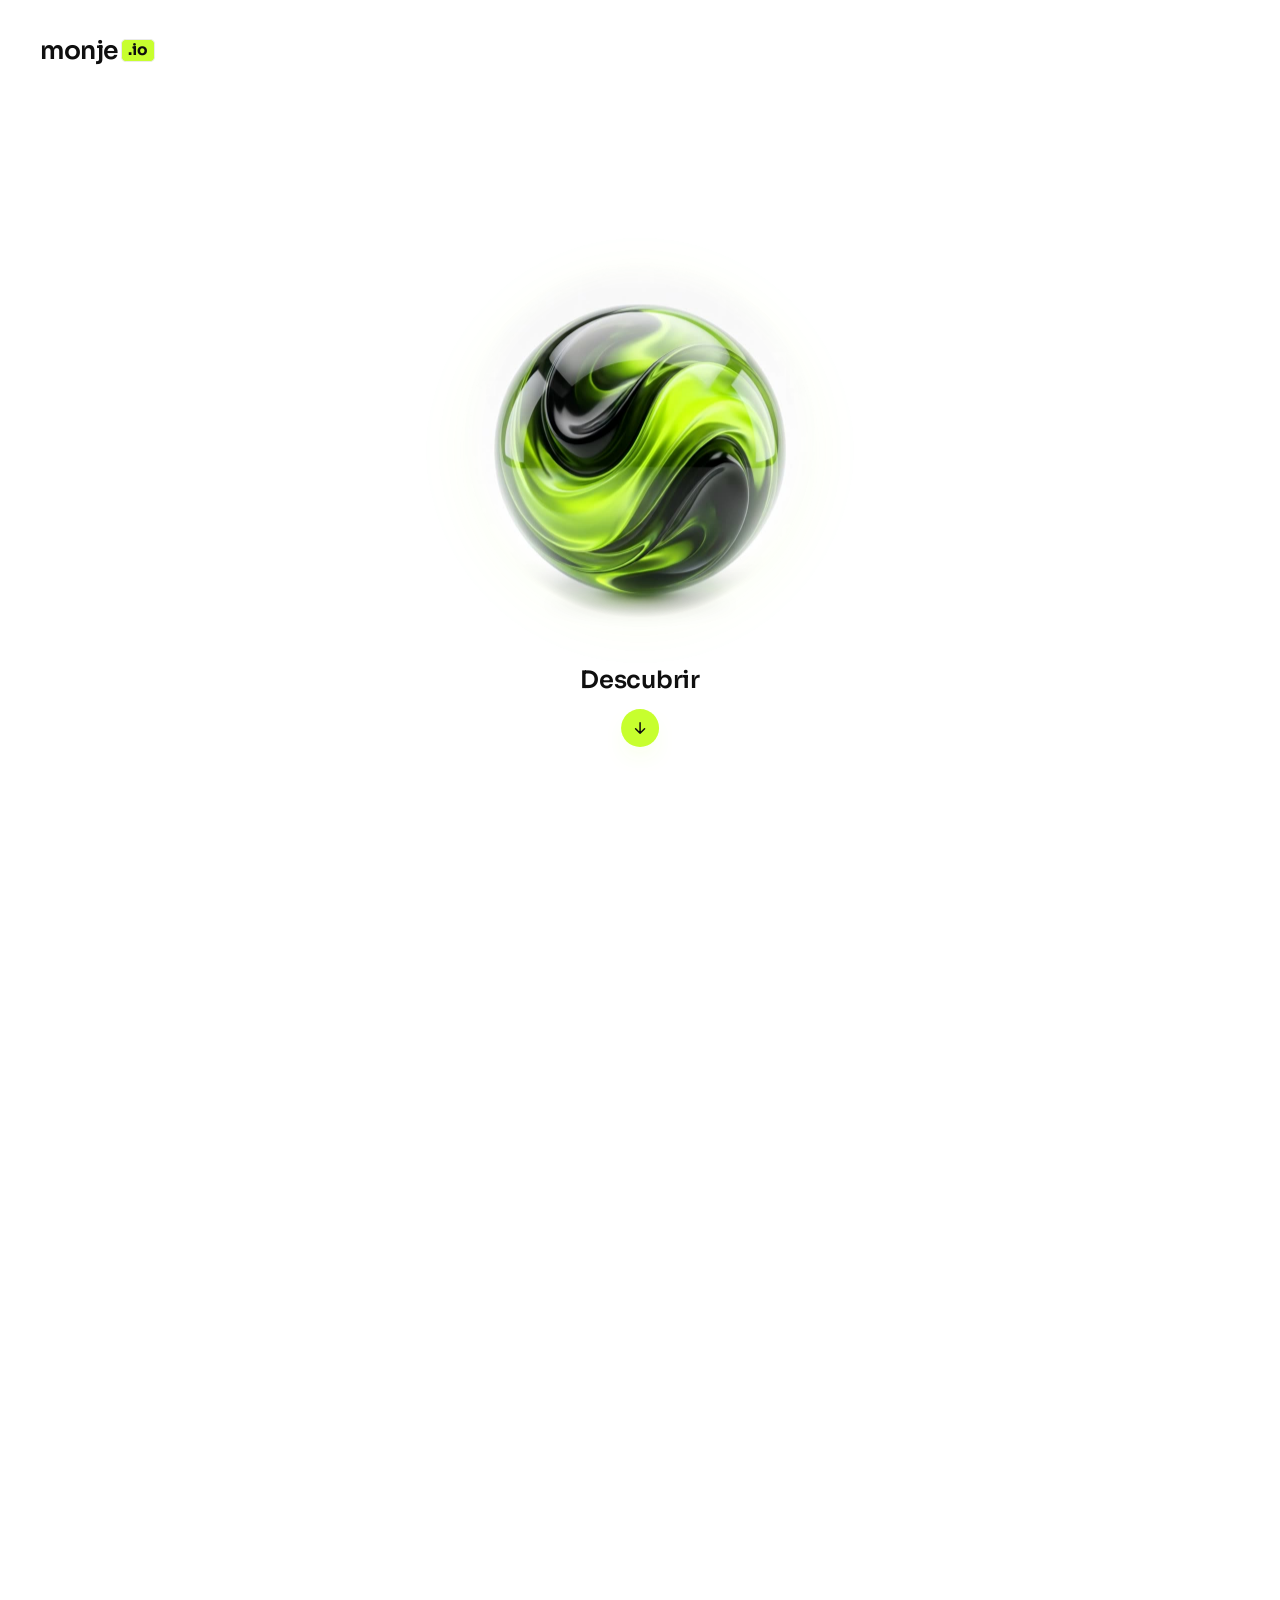
<file: index.html>
<!DOCTYPE html>
<html lang="es">
<head>
<meta charset="utf-8">
<meta name="viewport" content="width=device-width, initial-scale=1">
<title>Monje.io · Marketing · IA · Optimización de empresas</title>
<meta name="description" content="Atraer, convertir, automatizar y escalar tu negocio con marketing e IA.">
<!-- Open Graph / WhatsApp -->
<meta property="og:title" content="Monje.io · Marketing · IA · Optimización de empresas" />
<meta property="og:description" content="Atraer, convertir, automatizar y escalar tu negocio con marketing e IA." />
<meta property="og:image" content="https://monje.io/og-whatsapp.png" />
<meta property="og:image:width" content="1200" />
<meta property="og:image:height" content="630" />
<meta property="og:url" content="https://monje.io" />
<meta property="og:type" content="website" />
<meta name="twitter:card" content="summary_large_image" />
<link rel="icon" href="/favicon.ico" sizes="any">
<link rel="icon" type="image/png" sizes="32x32" href="/assets/favicon/icon-32.png">
<link rel="icon" type="image/png" sizes="16x16" href="/assets/favicon/icon-16.png">
<link rel="apple-touch-icon" sizes="180x180" href="/assets/favicon/icon-180.png">
<link rel="preconnect" href="https://fonts.googleapis.com">
<link rel="preconnect" href="https://fonts.gstatic.com" crossorigin>
<link href="https://fonts.googleapis.com/css2?family=Sora:wght@400;500;600;700;800&display=swap" rel="stylesheet">
<link rel="stylesheet" href="assets/css/styles.css?v=17">
</head>
<body>
  <nav>
    <span class="logo">monje<span class="pill">.io</span></span>
    <div class="nav-right ph" data-ph="nav">
      <a class="btn-contacta" href="https://wa.me/34619814199?text=Hola%20Monje%2C%20quiero%20contactar%20contigo." target="_blank" rel="noopener">Contacta</a>
    </div>
  </nav>
  <section id="hero">
    <div class="pin">
      <div class="hero-inner">
      <div class="hero-top">
      <div class="orb-wrap"><span class="orb-glow"></span><img id="mjOrb" src="assets/orb-seq/f-01.jpg" alt="Monje" decoding="async"></div>
      <p class="eyebrow ph eb-full" data-ph="eyebrow">Especialistas en Marketing · IA · Optimización de empresas</p>
      <p class="eyebrow ph eb-short" data-ph="eyebrow"><span>Marketing</span><i class="eb-dot"></i><span>IA</span><i class="eb-dot"></i><span>Optimización de empresas</span></p>
      <h1 class="ph" data-ph="title">¿Qué necesita mejorar tu empresa?</h1>
      </div>
      <div class="stage ph" data-ph="stage">
        <div id="chat"></div>
        <div class="pills" id="pills">
          <button class="pill" data-k="atraer">
            <span class="pill-ic"><svg viewBox="0 0 24 24" fill="none" stroke="currentColor" stroke-width="2" stroke-linecap="round" stroke-linejoin="round"><path d="M2 12s3.5-7 10-7 10 7 10 7-3.5 7-10 7S2 12 2 12z"/><circle cx="12" cy="12" r="3"/></svg></span>
            <span class="pill-tx"><b>Atraer</b><span>Que te encuentren.</span></span>
          </button>
          <button class="pill" data-k="convertir">
            <span class="pill-ic"><svg viewBox="0 0 24 24" fill="none" stroke="currentColor" stroke-width="2" stroke-linecap="round" stroke-linejoin="round"><path d="M4 3l7.5 18 2.1-7.4L21 11.5 4 3z"/></svg></span>
            <span class="pill-tx"><b>Convertir</b><span>De clic a cliente, sin fricción.</span></span>
          </button>
          <button class="pill" data-k="automatizar">
            <span class="pill-ic"><svg viewBox="0 0 24 24" fill="none" stroke="currentColor" stroke-width="2" stroke-linecap="round" stroke-linejoin="round"><circle cx="12" cy="12" r="3.2"/><path d="M19.4 13.5a1.6 1.6 0 0 0 .3 1.8l.1.1a2 2 0 1 1-2.8 2.8l-.1-.1a1.6 1.6 0 0 0-2.7 1.1V21a2 2 0 0 1-4 0v-.2a1.6 1.6 0 0 0-2.7-1.1l-.1.1a2 2 0 1 1-2.8-2.8l.1-.1a1.6 1.6 0 0 0 .3-1.8 1.6 1.6 0 0 0-1.5-1H3a2 2 0 0 1 0-4h.2a1.6 1.6 0 0 0 1.4-2.7l-.1-.1A2 2 0 1 1 7.3 4.3l.1.1a1.6 1.6 0 0 0 1.8.3H9.3a1.6 1.6 0 0 0 1-1.5V3a2 2 0 0 1 4 0v.2a1.6 1.6 0 0 0 2.7 1.1l.1-.1a2 2 0 1 1 2.8 2.8l-.1.1a1.6 1.6 0 0 0-.3 1.8v.1a1.6 1.6 0 0 0 1.5 1H21a2 2 0 0 1 0 4h-.2a1.6 1.6 0 0 0-1.4 1z"/></svg></span>
            <span class="pill-tx"><b>Automatizar</b><span>Que el sistema trabaje por ti.</span></span>
          </button>
          <button class="pill" data-k="escalar">
            <span class="pill-ic"><svg viewBox="0 0 24 24" fill="none" stroke="currentColor" stroke-width="2" stroke-linecap="round" stroke-linejoin="round"><polyline points="3 17 9 11 13 15 21 7"/><polyline points="15 7 21 7 21 13"/></svg></span>
            <span class="pill-tx"><b>Escalar</b><span>Crece sin perder el control.</span></span>
          </button>
        </div>
        <div class="presence">
          <span class="ava"><img src="assets/img/avatar.jpg" alt="Monje"></span>
          <span class="who"><b>Alex</b><span>Te responde una persona, no un bot</span></span>
          <span class="status"><span class="live"></span>en línea</span>
        </div>
        <form class="composer" id="composer" autocomplete="off">
          <input id="prompt" placeholder="Dile a Monje.io qué necesitas resolver…" aria-label="Escribe a Monje">
          <button class="send" type="submit" aria-label="Enviar">
            <svg viewBox="0 0 24 24" fill="none" stroke="#0F0F0F" stroke-width="2.4" stroke-linecap="round" stroke-linejoin="round"><path d="M5 12h14M13 6l6 6-6 6"/></svg>
          </button>
        </form>
        <p class="note">Esto es solo para ir al grano, entender tu caso y ayudarte rápido.<br>Sin hacerte perder el tiempo.</p>
      </div>
      </div>
      <div class="intro-hint" id="introHint">
        <span class="ihint-copy">Descubrir</span>
        <span class="scroll-arrow" aria-hidden="true"><svg viewBox="0 0 24 24" fill="none" stroke="currentColor" stroke-width="2" stroke-linecap="round" stroke-linejoin="round"><path d="M12 5v14M6 13l6 6 6-6"/></svg></span>
      </div>
    </div>
  </section>
  <!-- CTAs flotantes en las esquinas inferiores (sin footer) -->
  <a class="corner-cta fichar-fab" id="ficharFab" href="https://calendly.com/monje-io" target="_blank" rel="noopener">Fichar a Monje</a>
  <div class="corner-cta wa-fab" id="waFab">
    <span class="wa-pop">¿Hablamos por WhatsApp?</span>
    <a class="wa-btn" href="https://wa.me/34619814199?text=Hola%20Monje%2C%20quiero%20que%20me%20ayudes%20con..." target="_blank" rel="noopener" aria-label="Escríbeme por WhatsApp">
      <svg viewBox="0 0 32 32" aria-hidden="true"><path fill="currentColor" d="M16.04 4c-6.62 0-12 5.38-12 12 0 2.11.55 4.16 1.6 5.98L4 28l6.18-1.62a11.96 11.96 0 0 0 5.86 1.5h.01c6.62 0 12-5.38 12-12s-5.39-11.88-12.01-11.88Zm0 21.82h-.01a9.9 9.9 0 0 1-5.05-1.38l-.36-.21-3.67.96.98-3.58-.24-.37a9.86 9.86 0 0 1-1.51-5.26c0-5.47 4.46-9.92 9.93-9.92 2.65 0 5.14 1.03 7.01 2.91a9.83 9.83 0 0 1 2.9 7.02c0 5.47-4.46 9.91-9.93 9.91Zm5.45-7.42c-.3-.15-1.77-.87-2.04-.97-.27-.1-.47-.15-.67.15-.2.3-.77.97-.94 1.17-.17.2-.35.22-.65.07-.3-.15-1.26-.46-2.4-1.48-.89-.79-1.49-1.77-1.66-2.07-.17-.3-.02-.46.13-.61.13-.13.3-.35.45-.52.15-.17.2-.3.3-.5.1-.2.05-.37-.02-.52-.07-.15-.67-1.62-.92-2.22-.24-.58-.49-.5-.67-.51l-.57-.01c-.2 0-.52.07-.8.37-.27.3-1.04 1.02-1.04 2.49 0 1.47 1.07 2.89 1.22 3.09.15.2 2.1 3.2 5.08 4.49.71.31 1.26.49 1.69.62.71.23 1.36.2 1.87.12.57-.08 1.77-.72 2.02-1.42.25-.7.25-1.3.17-1.42-.07-.13-.27-.2-.57-.35Z"/></svg>
    </a>
  </div>
<script src="assets/js/orb.js?v=12"></script>
<script src="assets/js/chat.js?v=4"></script>
</body>
</html>
</file>
<file: assets/css/styles.css>
:root{
    --black:#0F0F0F;--green:#C7FF2E;--white:#FFFFFF;--charcoal:#2E2E2E;
    --gray:#808080;--bg:#FFFFFF;--field:#F1F1EF;--line:#EAEAE8;
    /* Una sola tipografía en todo: Sora. (--mono se mantiene como alias por compatibilidad) */
    --disp:'Sora',sans-serif;--mono:'Sora',sans-serif;
  }
  *{box-sizing:border-box;margin:0;padding:0}
  html,body{height:100%}
  body{font-family:var(--disp);background:var(--bg);color:var(--black);-webkit-font-smoothing:antialiased;
       display:flex;flex-direction:column;min-height:100vh;overflow-x:hidden}
  nav{position:fixed;top:0;left:0;right:0;z-index:30;display:flex;align-items:center;justify-content:space-between;padding:28px 40px}
  .logo{font-family:var(--disp);font-weight:600;font-size:25px;letter-spacing:-0.02em;display:inline-flex;align-items:center;color:var(--black);line-height:1}
  .logo .pill{background:var(--green);color:#0F0F0F;font-weight:700;font-size:0.62em;letter-spacing:-0.005em;border-radius:0.3em;padding:0.16em 0.4em 0.2em;margin-left:0.18em;line-height:1;display:inline-flex;align-items:center}
  .eyebrow{font-family:var(--mono);font-size:11px;letter-spacing:0.2em;color:var(--gray);text-transform:uppercase;margin-bottom:16px}
  /* versión corta del eyebrow (solo móvil): palabras separadas por punto lima, estilo "en línea" */
  .eb-short{display:none;text-align:center}
  .eb-dot{display:inline-block;width:5px;height:5px;border-radius:50%;background:var(--green);margin:0 9px;vertical-align:middle}
  .nav-right{display:flex;align-items:center;gap:28px}
  .nav-label{font-family:var(--mono);font-size:11px;letter-spacing:0.22em;color:var(--gray);text-transform:uppercase}
  .btn-fichar{background:var(--black);color:#fff;border:none;font-family:var(--disp);font-weight:700;font-size:15px;
       padding:13px 22px;border-radius:40px;cursor:pointer;transition:transform .25s;text-decoration:none;display:inline-flex;align-items:center}
  .btn-fichar:hover{transform:translateY(-2px)}
  .btn-contacta{background:transparent;color:var(--black);border:1px solid var(--line);font-family:var(--disp);font-weight:600;font-size:15px;
       padding:12px 20px;border-radius:40px;cursor:pointer;transition:transform .25s,background .2s,border-color .2s;text-decoration:none;display:inline-flex;align-items:center}
  .btn-contacta:hover{transform:translateY(-2px);background:var(--green);color:#0F0F0F;border-color:var(--green)}
  /* ===== Intro gamificada por scroll =====
     Sin JS (o móvil): #hero en flujo normal, .pin centra el contenido como antes (todo visible).
     Con JS (html.js, desktop): #hero alto + .pin sticky 100vh; el scroll scrubbea el orbe y revela fases. */
  #hero{position:relative;z-index:2}
  .pin{position:relative;flex:1;display:flex;flex-direction:column;align-items:center;justify-content:center;
       padding:96px 24px 70px;text-align:center;min-height:100vh}
  .intro-hint{display:none}
  /* gamificado (lo activa orb.js añadiendo .js a <html>) */
  html.gamified,html.gamified body{height:auto}   /* libera el height:100% para que #hero pueda crecer */
  html.gamified #hero{flex:none;height:260vh}
  html.gamified .pin{position:sticky;top:0;height:100vh;height:100dvh;min-height:0;overflow:hidden;justify-content:center}
  html.gamified .ph{opacity:0;transform:translateY(18px);will-change:opacity,transform}
  html.gamified .corner-cta{opacity:0}   /* los CTAs de esquina aparecen al final (orb.js) */
  html.gamified .intro-hint{display:flex;flex-direction:column;align-items:center;gap:14px}
  /* intro-hint: el copy + flecha de scroll bajo el orbe en el primer pantallazo */
  .hero-inner{display:flex;flex-direction:column;align-items:center;width:100%;will-change:transform}
  .hero-top{display:flex;flex-direction:column;align-items:center;width:100%}
  .intro-hint{position:absolute;left:50%;top:calc(50% + 215px);transform:translateX(-50%);z-index:5;pointer-events:none}
  .ihint-copy{font-family:var(--disp);font-weight:600;font-size:clamp(18px,2.4vw,24px);color:var(--black);letter-spacing:-0.01em;display:inline-flex;align-items:center;gap:2px}
  .scroll-arrow{display:grid;place-items:center;width:38px;height:38px;border-radius:50%;border:none;background:var(--green);color:#0F0F0F;box-shadow:0 12px 26px -14px rgba(199,255,46,.85);animation:bob 1.6s ease-in-out infinite;pointer-events:auto;cursor:pointer}
  .scroll-arrow svg{width:18px;height:18px}
  /* ===== Modo chat (tras la 1ª respuesta): orbe pequeño arriba + conversación tipo WhatsApp =====
     Lo activa orb.js añadiendo .chatting a <html>. La página deja de scrollear; el chat scrollea dentro. */
  /* Body BLOQUEADO (position:fixed) → iOS no puede scrollear/saltar nada con el teclado.
     La altura la marca el área visible (--vvh, visualViewport). El chat rellena ese área. */
  html.chatting{height:100%}
  html.chatting body{position:fixed;top:0;left:0;right:0;width:100%;overflow:hidden;height:100vh;height:100dvh;height:var(--vvh,100dvh)}
  html.chatting #hero{height:100%}
  html.chatting .pin{position:absolute;top:0;left:0;right:0;bottom:0;min-height:0;overflow:hidden;display:flex;flex-direction:column;justify-content:flex-start;padding:78px 96px 24px;z-index:5}
  html.chatting .hero-inner{flex:1 1 auto;min-height:0;display:flex;flex-direction:column;justify-content:flex-start;transform:none}
  html.chatting .orb-wrap{width:78px;height:78px;margin:0 auto 6px;animation:none}
  html.chatting .orb-wrap::after{display:none}
  html.chatting .orb-glow{opacity:.5}
  html.chatting .eyebrow,html.chatting h1,html.chatting .intro-hint,html.chatting .note{display:none}
  html.chatting .stage{flex:1;display:flex;flex-direction:column;min-height:0;width:100%;max-width:720px;margin:4px auto 0}
  html.chatting .presence{margin-bottom:12px}
  html.chatting #chat{flex:1;overflow-y:auto;min-height:0;margin-bottom:12px;padding:2px 2px 0}
  /* en chat: el WhatsApp SIEMPRE visible; solo se oculta el de "Fichar a Monje" */
  html.chatting .fichar-fab{display:none}
  /* conversación iniciada (modo chat): la presencia de Alex desaparece de abajo */
  html.chatting .presence{display:none}
  /* en chat: chips solo con icono + palabra (sin subtítulo), más pequeños y con lima translúcida */
  html.chatting .pill-tx span{display:none}
  html.chatting .pills{gap:8px;justify-content:center;flex-wrap:wrap}
  html.chatting .pills .pill{flex:0 0 auto;padding:7px 14px 7px 8px;border-radius:30px;gap:8px}
  html.chatting .pill-ic{width:28px;height:28px;background:rgba(199,255,46,.22)}
  html.chatting .pill-ic svg{width:15px;height:15px}
  html.chatting .pill-tx b{font-size:13px}
  @media(max-width:560px){html.chatting .pin{padding:74px 16px 20px}html.chatting .orb-wrap{width:62px;height:62px;margin-bottom:4px}}
  @keyframes bob{0%,100%{transform:translateY(0)}50%{transform:translateY(5px)}}
  /* Orbe = vídeo de la esfera: el interior es plasma verde volumétrico que se revuelve (vida 3D real,
     no iluminación superficial). La cara no gira. Al pasar el cursor el interior acelera y el orbe
     se inclina en 3D hacia el ratón (parallax). */
  .orb-wrap{position:relative;width:380px;height:380px;margin:0 auto 14px;animation:floaty 9s ease-in-out infinite;
       transition:width .6s cubic-bezier(.2,.8,.2,1),height .6s cubic-bezier(.2,.8,.2,1),margin .6s cubic-bezier(.2,.8,.2,1)}
  .orb-wrap::after{content:"";position:absolute;left:50%;bottom:6%;transform:translateX(-50%);width:52%;height:7%;background:radial-gradient(ellipse,rgba(0,0,0,.16),transparent 70%);filter:blur(7px);z-index:-1}
  @keyframes floaty{0%,100%{transform:translateY(0)}50%{transform:translateY(-10px)}}
  /* halo de energía detrás del orbe: late despacio y, vía --gx/--gy (orb.js), deriva un pelín hacia el cursor */
  .orb-glow{position:absolute;inset:-6%;z-index:0;border-radius:50%;pointer-events:none;
       background:radial-gradient(circle at 50% 50%,rgba(199,255,46,.42),rgba(199,255,46,.10) 45%,transparent 68%);
       filter:blur(20px);opacity:.55;transform:translate(var(--gx,0),var(--gy,0));
       transition:opacity .6s ease,transform .5s cubic-bezier(.2,.8,.2,1);animation:glowpulse 6.5s ease-in-out infinite}
  @keyframes glowpulse{0%,100%{opacity:.45}50%{opacity:.72}}
  /* el vídeo: recorte cuadrado + máscara circular que lo funde en el blanco; inclinación 3D vía --rx/--ry (orb.js) */
  #mjOrb{position:relative;z-index:1;width:100%;height:100%;display:block;object-fit:cover;object-position:50% 47%;
       -webkit-mask:radial-gradient(circle closest-side at 50% 47%,#000 86%,rgba(0,0,0,.45) 95%,transparent 100%);
       mask:radial-gradient(circle closest-side at 50% 47%,#000 86%,rgba(0,0,0,.45) 95%,transparent 100%);
       transform:perspective(760px) rotateX(var(--rx,0deg)) rotateY(var(--ry,0deg));transform-style:preserve-3d;
       transition:filter .5s ease;will-change:transform,filter}
  .orb-wrap:hover #mjOrb{filter:brightness(1.06) saturate(1.08)}
  .orb-wrap:hover .orb-glow{opacity:.9}
  @media(prefers-reduced-motion:reduce){.orb-wrap,#mjOrb,.orb-glow{animation:none}}
  h1{font-weight:800;font-size:clamp(30px,4.3vw,46px);line-height:1.05;letter-spacing:-0.03em;white-space:nowrap;margin:0 auto}
  h1 .dot{color:var(--green)}h1 .io{color:var(--gray)}
  /* "monje.io" en el título se muestra como el logo (pastilla lima), escalando con el h1 */
  h1 .logo-h1{display:inline;font-size:1em;font-weight:800;letter-spacing:inherit}
  h1 .logo-h1 .pill{display:inline-block;vertical-align:0.1em;font-size:0.5em;font-weight:800;letter-spacing:-0.01em;
       padding:0.16em 0.36em 0.2em;margin-left:0.12em;border-radius:0.34em;line-height:1}
  /* "monje.io" dentro del copy de la intro */
  .logo-ihint{display:inline-flex;font-size:1em;font-weight:700;letter-spacing:-0.01em;vertical-align:baseline}
  .logo-ihint .pill{font-size:0.62em;font-weight:700}
  .stage{width:min(720px,92vw);margin:30px auto 0}
  #chat{display:flex;flex-direction:column;gap:11px;margin-bottom:16px}
  .msg{max-width:80%;padding:13px 17px;border-radius:20px;font-size:15.5px;line-height:1.42;text-align:left;
       animation:pop .35s cubic-bezier(.2,.8,.2,1) both}
  @keyframes pop{from{opacity:0;transform:translateY(8px)}to{opacity:1;transform:none}}
  .msg.user{align-self:flex-end;background:#ECECEA;border-bottom-right-radius:7px}
  .msg.bot{align-self:flex-start;background:var(--black);color:#F4F4F2;border-bottom-left-radius:7px}
  .msg.bot b{color:var(--green)}
  .bot-row{align-self:flex-start;display:flex;align-items:flex-end;gap:9px;max-width:85%;animation:pop .35s cubic-bezier(.2,.8,.2,1) both}
  .bot-row .msg,.bot-row .typing{align-self:flex-end;max-width:none;animation:none}
  .bubble-ava{width:28px;height:28px;border-radius:50%;overflow:hidden;border:1.5px solid var(--green);flex:none;margin-bottom:2px}
  .bubble-ava img{width:100%;height:100%;object-fit:cover;display:block}
  .typing{align-self:flex-start;background:var(--black);padding:15px 18px;border-radius:20px;border-bottom-left-radius:7px;display:flex;gap:5px}
  .typing span{width:7px;height:7px;border-radius:50%;background:#7d7d7d;animation:blink 1.2s infinite}
  .typing span:nth-child(2){animation-delay:.2s}.typing span:nth-child(3){animation-delay:.4s}
  @keyframes blink{0%,60%,100%{opacity:.25}30%{opacity:1}}
  form.composer{display:flex;align-items:center;gap:10px;background:var(--field);border-radius:46px;padding:8px 8px 8px 26px}
  form.composer input{flex:1;border:none;outline:none;font-family:var(--disp);font-size:17px;background:transparent;color:var(--black)}
  form.composer input::placeholder{color:#9b9b97}
  .send{flex:none;width:48px;height:48px;border-radius:50%;border:none;background:var(--green);cursor:pointer;display:grid;place-items:center;transition:transform .2s}
  .send:hover{transform:scale(1.06)}.send svg{width:20px;height:20px}
  /* chips: una fila de solo títulos, del ancho de la barra, encima del input */
  .pills{display:flex;gap:10px;margin:14px 0 10px}
  .pill{font-family:var(--disp);font-weight:500;font-size:15px;background:var(--white);border:1px solid var(--line);
       padding:10px 20px;border-radius:30px;cursor:pointer;transition:all .22s}
  .pill:hover{background:var(--black);color:#fff;border-color:var(--black);transform:translateY(-2px)}
  /* chips con icono + título + descripción, en fila del ancho de la barra */
  .pills .pill{flex:1;min-width:0;display:flex;align-items:center;gap:11px;text-align:left;padding:11px 13px;border-radius:16px}
  .pill-ic{flex:none;width:38px;height:38px;border-radius:50%;background:var(--green);display:grid;place-items:center;color:#0F0F0F;transition:transform .2s}
  .pill-ic svg{width:20px;height:20px}
  .pill-tx{display:flex;flex-direction:column;gap:1px;min-width:0}
  .pill-tx b{font-weight:600;font-size:14px;letter-spacing:-0.01em;white-space:nowrap}
  .pill-tx span{font-size:11px;color:var(--gray);line-height:1.2}
  .pills .pill:hover .pill-tx span{color:#cfcfcc}
  .pills .pill:hover .pill-ic{transform:scale(1.06)}
  .cta-card{margin-top:4px;background:var(--white);border:1px solid var(--line);border-radius:22px;padding:18px 20px;
       display:flex;align-items:center;justify-content:space-between;gap:16px;text-align:left;animation:pop .4s both;
       box-shadow:0 20px 50px -34px rgba(0,0,0,.4)}
  .cta-card h3{font-size:17px;font-weight:700;letter-spacing:-0.01em}
  .cta-card p{font-family:var(--mono);font-size:10.5px;letter-spacing:0.13em;color:var(--gray);margin-top:5px;text-transform:uppercase}
  .cta-btn{flex:none;background:var(--green);color:var(--black);font-family:var(--disp);font-weight:700;font-size:15px;
       border:none;padding:14px 22px;border-radius:40px;cursor:pointer;text-decoration:none;transition:transform .2s}
  .cta-btn:hover{transform:translateY(-2px)}
  .presence{display:flex;align-items:center;justify-content:center;gap:10px;margin-bottom:16px}
  .presence .ava{width:36px;height:36px;border-radius:50%;overflow:hidden;border:2px solid var(--green);flex:none}
  .presence .ava img{width:100%;height:100%;object-fit:cover;display:block}
  .presence .who{display:flex;flex-direction:column;line-height:1.12;text-align:left}
  .presence .who b{font-size:14px;font-weight:700}
  .presence .who span{font-size:11px;color:var(--gray)}
  .presence .status{margin-left:4px;font-family:var(--mono);font-size:10px;letter-spacing:.12em;text-transform:uppercase;color:var(--gray);display:flex;align-items:center;gap:6px}
  .presence .live{width:7px;height:7px;border-radius:50%;background:var(--green);animation:pulse 1.8s infinite}
  @keyframes pulse{0%{box-shadow:0 0 0 0 rgba(199,255,46,.55)}70%{box-shadow:0 0 0 8px rgba(199,255,46,0)}100%{box-shadow:0 0 0 0 rgba(199,255,46,0)}}
  .note{margin:14px auto 0;font-size:13px;color:var(--gray);max-width:52ch;line-height:1.5}
  .note b{color:var(--charcoal);font-weight:600}
  /* ===== CTAs flotantes en las esquinas (sin footer), en verde lima de marca ===== */
  .corner-cta{position:fixed;bottom:28px;z-index:40}
  /* Fichar a Monje — abajo izquierda */
  .fichar-fab{left:28px;background:var(--green);color:#0F0F0F;font-family:var(--disp);font-weight:700;font-size:15px;
       text-decoration:none;display:inline-flex;align-items:center;padding:14px 24px;border-radius:40px;
       box-shadow:0 16px 34px -16px rgba(199,255,46,.85);transition:transform .2s}
  .fichar-fab:hover{transform:translateY(-2px)}
  /* WhatsApp — abajo derecha (botón flotante + popup) */
  .wa-fab{right:28px;display:flex;align-items:center;gap:12px}
  .wa-btn{width:58px;height:58px;border-radius:50%;background:var(--green);color:#0F0F0F;display:grid;place-items:center;flex:none;
       box-shadow:0 16px 34px -14px rgba(199,255,46,.8);transition:transform .2s;animation:wapulse 2.6s ease-in-out infinite}
  .wa-btn:hover{transform:scale(1.07)}
  .wa-btn svg{width:34px;height:34px}
  @keyframes wapulse{0%{box-shadow:0 16px 34px -14px rgba(199,255,46,.8),0 0 0 0 rgba(199,255,46,.5)}70%{box-shadow:0 16px 34px -14px rgba(199,255,46,.8),0 0 0 14px rgba(199,255,46,0)}100%{box-shadow:0 16px 34px -14px rgba(199,255,46,.8),0 0 0 0 rgba(199,255,46,0)}}
  .wa-pop{background:var(--white);border:1px solid var(--line);border-radius:14px;padding:9px 14px;font-size:13px;font-weight:500;color:var(--charcoal);
       box-shadow:0 14px 34px -22px rgba(0,0,0,.5);white-space:nowrap;opacity:0;transform:translateX(10px);pointer-events:none;transition:opacity .25s,transform .25s}
  .wa-fab:hover .wa-pop{opacity:1;transform:translateX(0)}
  @media(max-width:560px){.corner-cta{bottom:18px}.fichar-fab{left:18px;font-size:13px;padding:12px 18px}.wa-fab{right:18px}.wa-btn{width:52px;height:52px}.wa-btn svg{width:30px;height:30px}.wa-pop{display:none}}
  .reveal{opacity:0;transform:translateY(16px);animation:rise .8s cubic-bezier(.2,.8,.2,1) forwards}
  @keyframes rise{to{opacity:1;transform:none}}
  .d1{animation-delay:.05s}.d2{animation-delay:.18s}.d3{animation-delay:.34s}.d4{animation-delay:.5s}
  @media(max-width:560px){nav{padding:16px}.nav-label{display:none}.orb-wrap{width:190px;height:190px}.cta-card{flex-direction:column;align-items:flex-start}
    .nav-right{gap:8px}.btn-fichar,.btn-contacta{font-size:12px;padding:9px 13px;white-space:nowrap}.logo{font-size:21px}
    /* titular en UNA línea, escalando con el ancho */
    h1{white-space:nowrap;font-size:clamp(15px,5vw,30px);line-height:1.1;max-width:none}
    .eyebrow{margin-bottom:10px}.eb-full{display:none}.eb-short{display:block}.stage{margin:14px auto 0}.note{font-size:12px;margin-top:10px;line-height:1.45}
    /* input: texto más pequeño para que entre el placeholder */
    form.composer{padding:7px 7px 7px 18px}
    form.composer input{font-size:15px}
    .send{width:44px;height:44px}
    /* chips en móvil: 2×2 (icono + título + descripción) */
    .pills{display:grid;grid-template-columns:1fr 1fr;gap:8px}
    .pills .pill{padding:10px 10px;gap:9px}
    .pill-ic{width:34px;height:34px}.pill-ic svg{width:18px;height:18px}
    html.gamified .intro-hint{top:calc(50% + 128px)}
    /* móvil: dos grupos con aire — arriba orbe+características+pregunta, abajo Alex+input+chips.
       padding-bottom amplio para que la nota no choque con los CTAs flotantes */
    html.gamified .pin{padding:64px 16px 84px}
    html.gamified .hero-inner{flex:1 1 auto;min-height:0;justify-content:space-between}
    .hero-top{gap:6px}}
</file>
